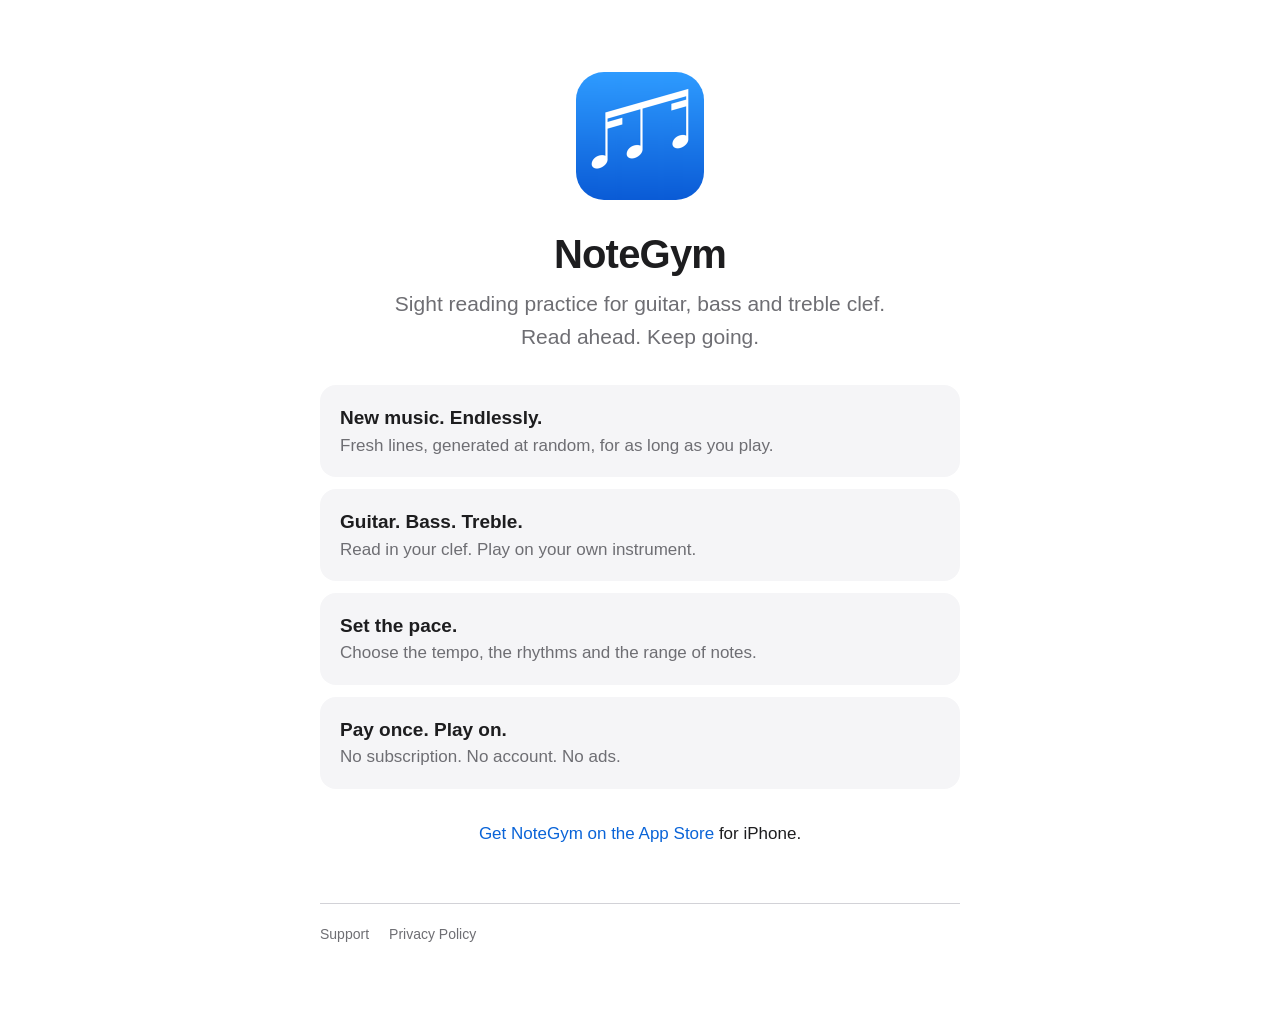
<file: index.html>
<!doctype html>
<html lang="en">
<head>
<meta charset="utf-8">
<meta name="viewport" content="width=device-width, initial-scale=1">
<title>NoteGym: Sight Reading Trainer for iPhone</title>
<meta name="description" content="NoteGym: sight reading practice for guitar, bass and treble clef. Read ahead. Keep going.">
<link rel="icon" href="favicon.png">
<link rel="stylesheet" href="style.css">
</head>
<body>
<main>
  <section class="hero">
    <img src="icon.png" alt="NoteGym app icon">
    <h1>NoteGym</h1>
    <p class="lede">Sight reading practice for guitar, bass and treble clef.<br>Read ahead. Keep going.</p>
    <div class="points">
      <div><b>New music. Endlessly.</b><span>Fresh lines, generated at random, for as long as you play.</span></div>
      <div><b>Guitar. Bass. Treble.</b><span>Read in your clef. Play on your own instrument.</span></div>
      <div><b>Set the pace.</b><span>Choose the tempo, the rhythms and the range of notes.</span></div>
      <div><b>Pay once. Play on.</b><span>No subscription. No account. No ads.</span></div>
    </div>
    <p><a href="https://apps.apple.com/app/id6827030548">Get NoteGym on the App Store</a> for iPhone.</p>
  </section>
  <footer>
    <a href="support/">Support</a>
    <a href="privacy/">Privacy Policy</a>
  </footer>
</main>
</body>
</html>
</file>
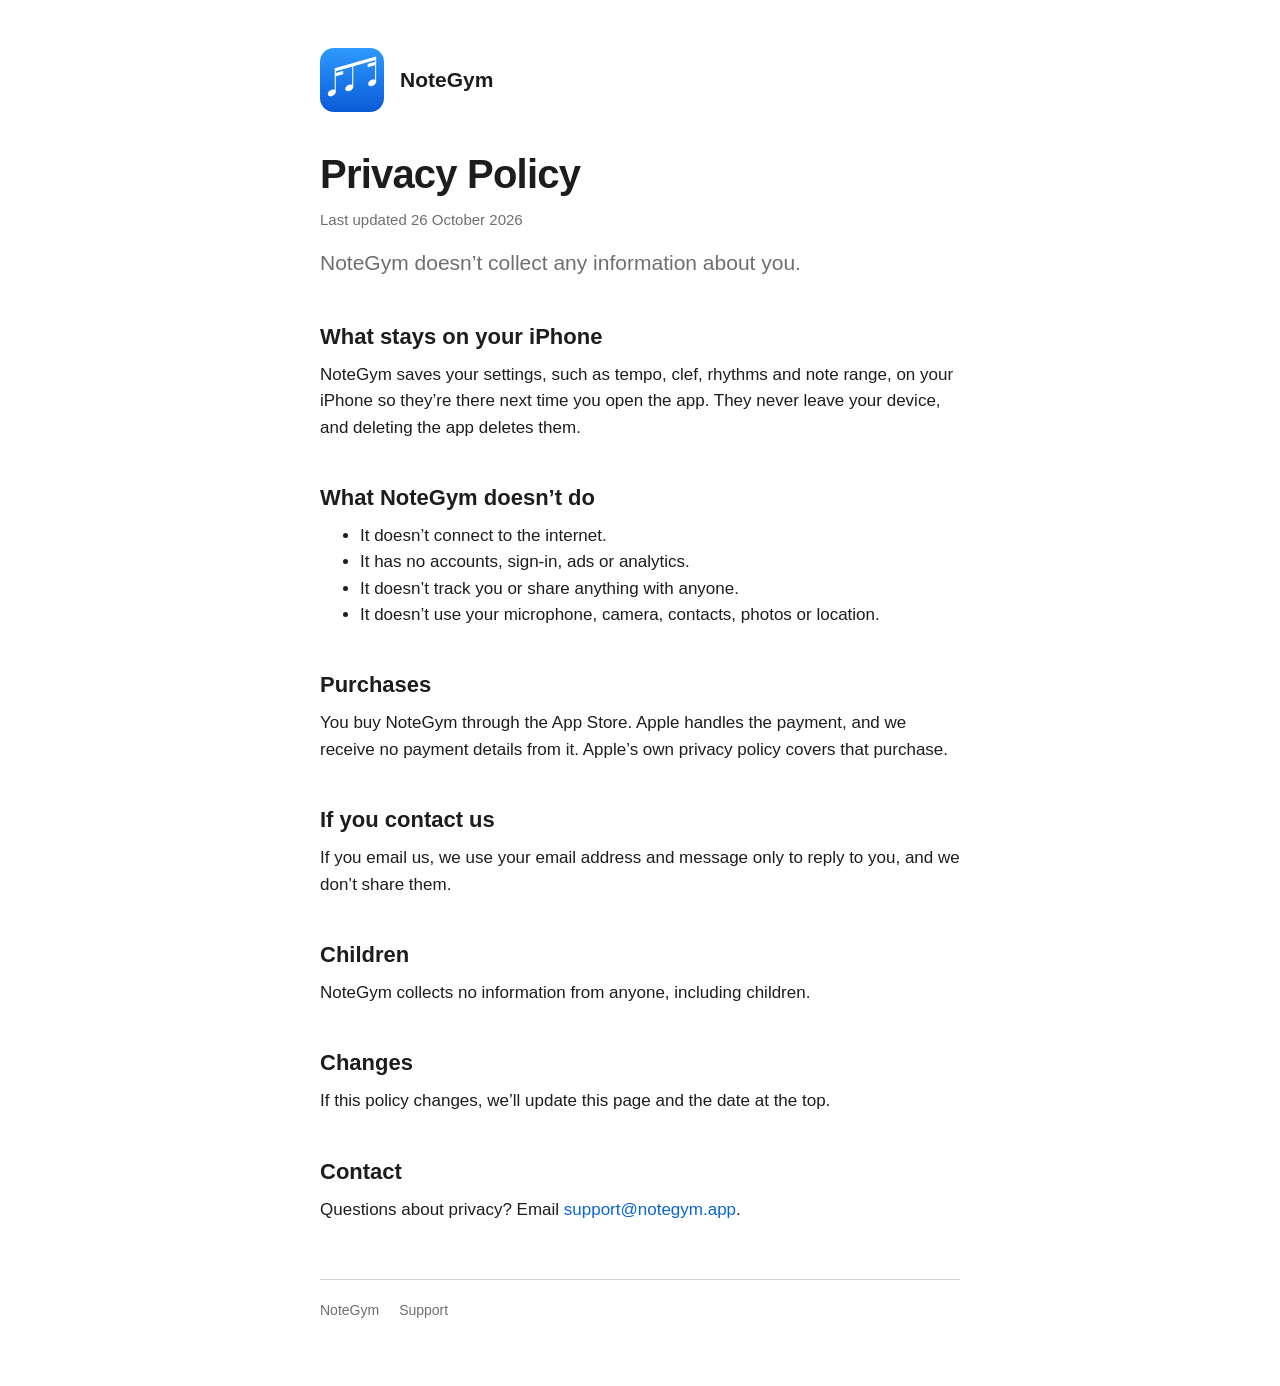
<file: privacy/index.html>
<!doctype html>
<html lang="en">
<head>
<meta charset="utf-8">
<meta name="viewport" content="width=device-width, initial-scale=1">
<title>NoteGym Privacy Policy</title>
<link rel="icon" href="../favicon.png">
<link rel="stylesheet" href="../style.css">
</head>
<body>
<main>
  <header class="app"><img src="../icon.png" alt=""><a href="../">NoteGym</a></header>
  <h1>Privacy Policy</h1>
  <p class="updated">Last updated 26 October 2026</p>

  <p class="lede">NoteGym doesn’t collect any information about you.</p>

  <h2>What stays on your iPhone</h2>
  <p>NoteGym saves your settings, such as tempo, clef, rhythms and note range, on your iPhone so they’re there next time you open the app. They never leave your device, and deleting the app deletes them.</p>

  <h2>What NoteGym doesn’t do</h2>
  <ul>
    <li>It doesn’t connect to the internet.</li>
    <li>It has no accounts, sign-in, ads or analytics.</li>
    <li>It doesn’t track you or share anything with anyone.</li>
    <li>It doesn’t use your microphone, camera, contacts, photos or location.</li>
  </ul>

  <h2>Purchases</h2>
  <p>You buy NoteGym through the App Store. Apple handles the payment, and we receive no payment details from it. Apple’s own privacy policy covers that purchase.</p>

  <h2>If you contact us</h2>
  <p>If you email us, we use your email address and message only to reply to you, and we don’t share them.</p>

  <h2>Children</h2>
  <p>NoteGym collects no information from anyone, including children.</p>

  <h2>Changes</h2>
  <p>If this policy changes, we’ll update this page and the date at the top.</p>

  <h2>Contact</h2>
  <p>Questions about privacy? Email <a href="mailto:support@notegym.app">support@notegym.app</a>.</p>

  <footer>
    <a href="../">NoteGym</a>
    <a href="../support/">Support</a>
  </footer>
</main>
</body>
</html>
</file>
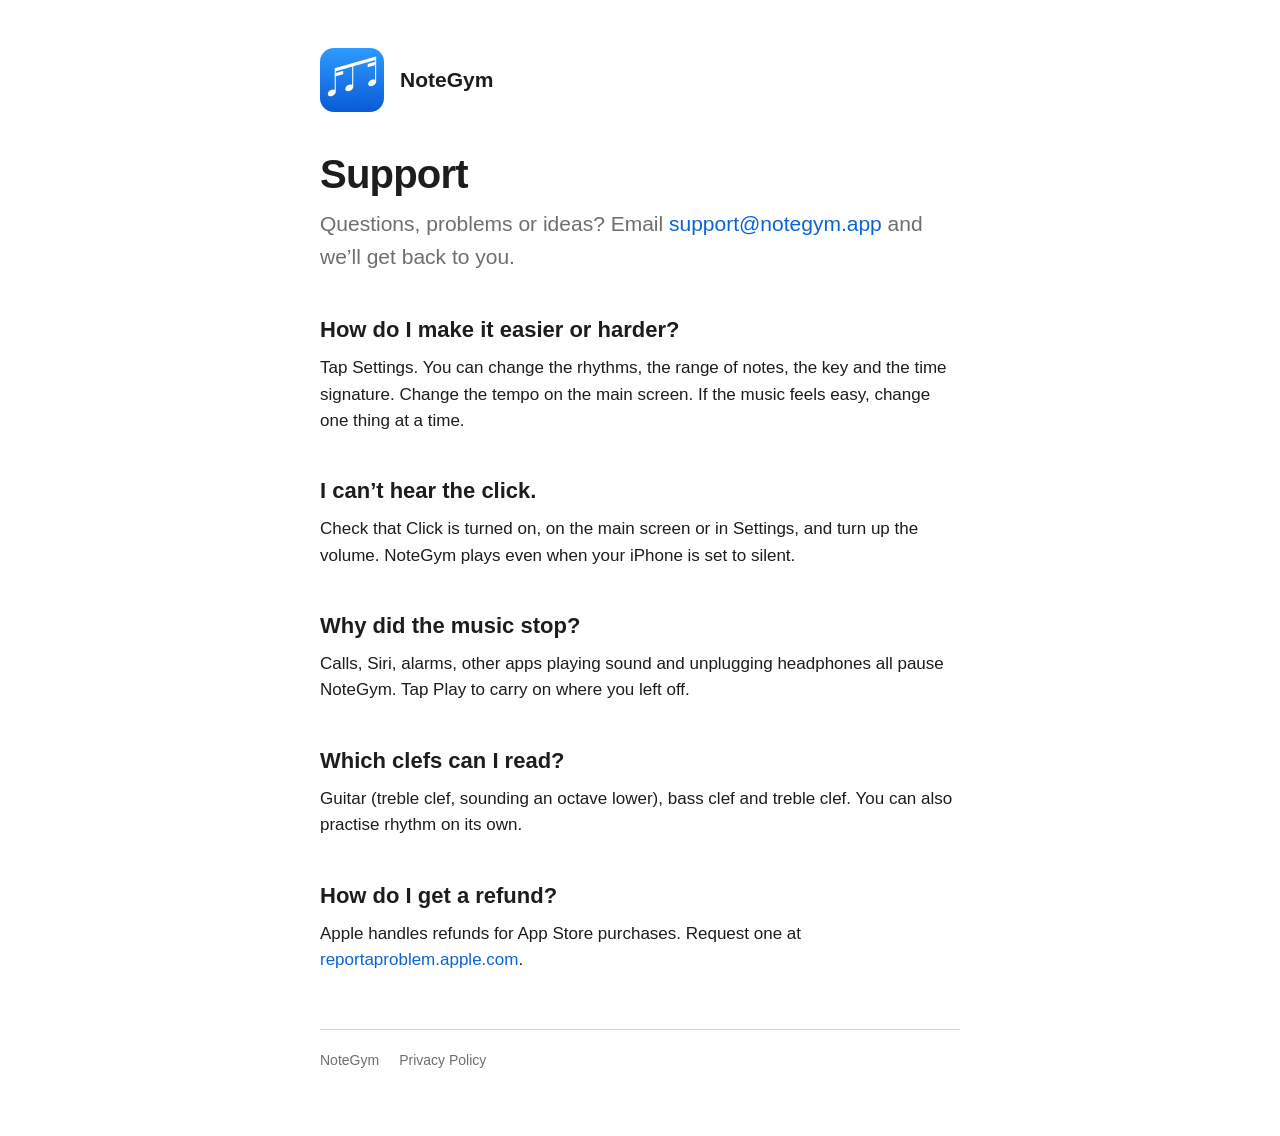
<file: support/index.html>
<!doctype html>
<html lang="en">
<head>
<meta charset="utf-8">
<meta name="viewport" content="width=device-width, initial-scale=1">
<title>NoteGym Support</title>
<link rel="icon" href="../favicon.png">
<link rel="stylesheet" href="../style.css">
</head>
<body>
<main>
  <header class="app"><img src="../icon.png" alt=""><a href="../">NoteGym</a></header>
  <h1>Support</h1>
  <p class="lede">Questions, problems or ideas? Email <a href="mailto:support@notegym.app">support@notegym.app</a> and we’ll get back to you.</p>

  <h2>How do I make it easier or harder?</h2>
  <p>Tap Settings. You can change the rhythms, the range of notes, the key and the time signature. Change the tempo on the main screen. If the music feels easy, change one thing at a time.</p>

  <h2>I can’t hear the click.</h2>
  <p>Check that Click is turned on, on the main screen or in Settings, and turn up the volume. NoteGym plays even when your iPhone is set to silent.</p>

  <h2>Why did the music stop?</h2>
  <p>Calls, Siri, alarms, other apps playing sound and unplugging headphones all pause NoteGym. Tap Play to carry on where you left off.</p>

  <h2>Which clefs can I read?</h2>
  <p>Guitar (treble clef, sounding an octave lower), bass clef and treble clef. You can also practise rhythm on its own.</p>

  <h2>How do I get a refund?</h2>
  <p>Apple handles refunds for App Store purchases. Request one at <a href="https://reportaproblem.apple.com">reportaproblem.apple.com</a>.</p>

  <footer>
    <a href="../">NoteGym</a>
    <a href="../privacy/">Privacy Policy</a>
  </footer>
</main>
</body>
</html>
</file>
<file: style.css>
:root {
  --bg: #ffffff;
  --fg: #1d1d1f;
  --muted: #6e6e73;
  --line: #d2d2d7;
  --accent: #0a64d8;
  --card: #f5f5f7;
}
@media (prefers-color-scheme: dark) {
  :root {
    --bg: #000000;
    --fg: #f5f5f7;
    --muted: #a1a1a6;
    --line: #38383a;
    --accent: #4da3ff;
    --card: #1c1c1e;
  }
}
* { box-sizing: border-box; }
body {
  margin: 0;
  background: var(--bg);
  color: var(--fg);
  font: 17px/1.55 -apple-system, BlinkMacSystemFont, "SF Pro Text", "Helvetica Neue", Arial, sans-serif;
  -webkit-text-size-adjust: 100%;
}
main { max-width: 680px; margin: 0 auto; padding: 48px 20px 64px; }
a { color: var(--accent); text-decoration: none; }
a:hover { text-decoration: underline; }
header.app { display: flex; align-items: center; gap: 16px; margin-bottom: 40px; }
header.app img { width: 64px; height: 64px; border-radius: 14px; }
header.app a { color: var(--fg); font-weight: 600; font-size: 21px; }
h1 { font-size: 40px; line-height: 1.1; letter-spacing: -0.02em; margin: 0 0 12px; }
h2 { font-size: 22px; margin: 40px 0 8px; }
p, ul { margin: 0 0 16px; }
.lede { font-size: 21px; color: var(--muted); margin-bottom: 32px; }
.hero { text-align: center; padding-top: 24px; }
.hero img { width: 128px; height: 128px; border-radius: 28px; margin-bottom: 24px; }
.points { display: grid; gap: 12px; margin: 32px 0; }
.points div { background: var(--card); border-radius: 16px; padding: 18px 20px; text-align: left; }
.points b { display: block; font-size: 19px; }
.points span { color: var(--muted); }
.updated { color: var(--muted); font-size: 15px; }
footer { border-top: 1px solid var(--line); margin-top: 56px; padding-top: 20px; font-size: 14px; color: var(--muted); display: flex; gap: 20px; flex-wrap: wrap; }
footer a { color: var(--muted); }
</file>
